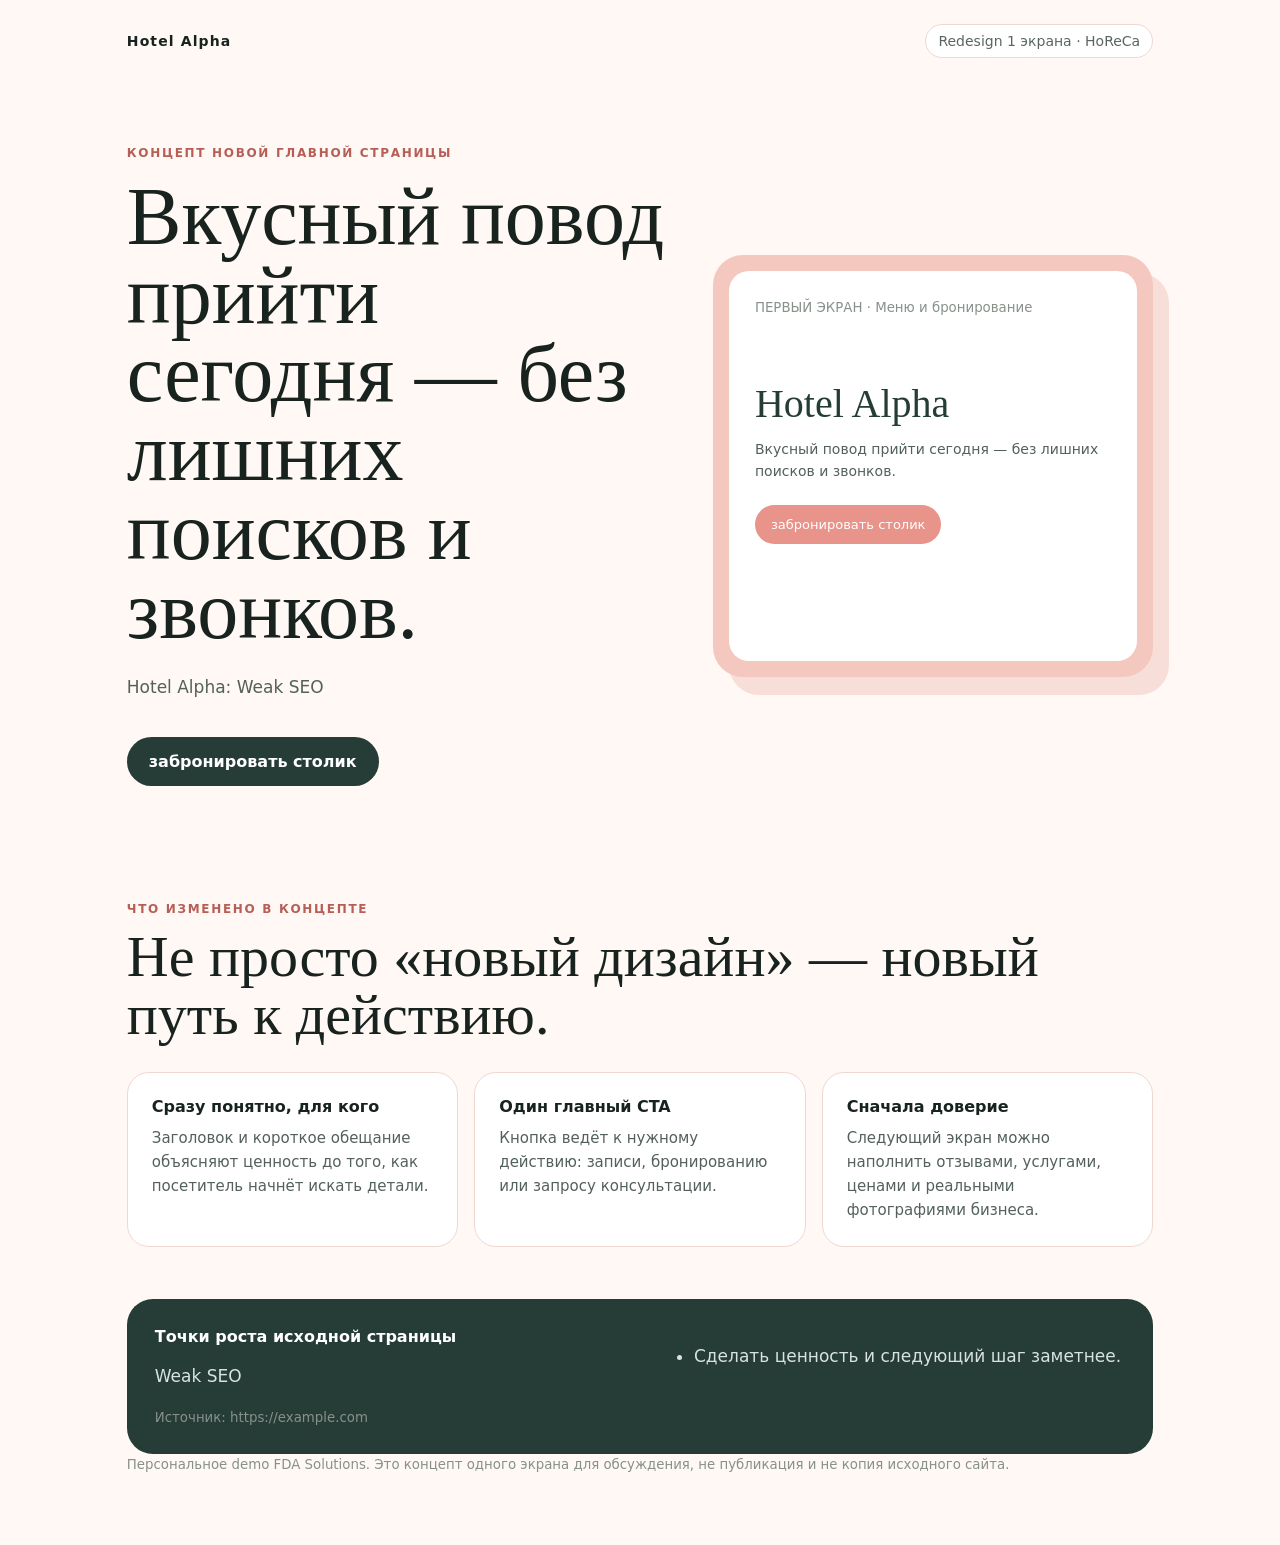
<file: auto-company/outbox/004b9b5fc7eb-demo.html>
<!doctype html>
<html lang="ru">
<head>
<meta charset="utf-8">
<meta name="viewport" content="width=device-width, initial-scale=1">
<title>Hotel Alpha — демо FDA Solutions</title>
<style>
:root { font-family: Inter, system-ui, sans-serif; color: #18231f; background: #fff8f4; }
* { box-sizing: border-box; }
body { margin: 0; }
main { max-width: 1180px; margin: auto; padding: 24px 6vw 72px; }
nav { display: flex; justify-content: space-between; align-items: center; color: #59665f; font-size: 14px; }
nav strong { color: #18231f; letter-spacing: .08em; }
.badge { padding: 8px 12px; border: 1px solid #efd8d0; border-radius: 999px; background: #fff; }
.hero { display: grid; grid-template-columns: 1.1fr .9fr; gap: 48px; padding: 88px 0 58px; align-items: center; }
.eyebrow { color: #b75f57; font-weight: 800; letter-spacing: .14em; text-transform: uppercase; font-size: 12px; }
h1 { font-family: Georgia, serif; font-size: clamp(44px, 7vw, 82px); line-height: .96; font-weight: 500; margin: 18px 0 24px; }
p, li { color: #53615a; line-height: 1.6; font-size: 17px; }
.cta { display: inline-block; margin-top: 18px; padding: 15px 22px; border-radius: 999px; background: #263c36; color: #fff; text-decoration: none; font-weight: 700; }
.mock { background: #f4c8bf; border-radius: 30px; padding: 16px; box-shadow: 16px 18px 0 #f8ded8; }
.mock-page { min-height: 390px; border-radius: 20px; background: #fff; padding: 26px; }
.mock-page h2 { font: 500 40px/1 Georgia, serif; margin: 68px 0 14px; color: #263c36; }
.mock-page p { font-size: 14px; margin: 0; }
.mock-button { display: inline-block; margin-top: 22px; padding: 12px 16px; border-radius: 999px; background: #e9948b; color: #fff; font-size: 13px; }
.section { padding: 58px 0 0; }
.section h2 { font: 500 clamp(32px, 5vw, 58px)/1 Georgia, serif; margin: 12px 0 28px; }
.cards { display: grid; grid-template-columns: repeat(3, 1fr); gap: 16px; }
.card { background: #fff; border: 1px solid #efd8d0; border-radius: 22px; padding: 24px; }
.card strong { display: block; margin-bottom: 10px; }
.card p { margin: 0; font-size: 15px; }
.audit { margin-top: 52px; background: #263c36; color: #fff; border-radius: 26px; padding: 28px; display: grid; grid-template-columns: 1fr 1fr; gap: 28px; }
.audit p, .audit li { color: #d8e3df; }
small { color: #879189; }
@media(max-width:800px) { .hero, .audit, .cards { grid-template-columns: 1fr; } .hero { padding-top: 58px; } }
</style>
</head>
<body><main>
<nav><strong>Hotel Alpha</strong><span class="badge">Redesign 1 экрана · HoReCa</span></nav>
<section class="hero">
<div><div class="eyebrow">Концепт новой главной страницы</div>
<h1>Вкусный повод прийти сегодня — без лишних поисков и звонков.</h1>
<p>Hotel Alpha: Weak SEO</p>
<a class="cta" href="#contact">забронировать столик</a></div>
<div class="mock"><div class="mock-page"><small>ПЕРВЫЙ ЭКРАН · Меню и бронирование</small><h2>Hotel Alpha</h2><p>Вкусный повод прийти сегодня — без лишних поисков и звонков.</p><span class="mock-button">забронировать столик</span></div></div>
</section>
<section class="section"><div class="eyebrow">Что изменено в концепте</div><h2>Не просто «новый дизайн» — новый путь к действию.</h2>
<div class="cards"><article class="card"><strong>Сразу понятно, для кого</strong><p>Заголовок и короткое обещание объясняют ценность до того, как посетитель начнёт искать детали.</p></article><article class="card"><strong>Один главный CTA</strong><p>Кнопка ведёт к нужному действию: записи, бронированию или запросу консультации.</p></article><article class="card"><strong>Сначала доверие</strong><p>Следующий экран можно наполнить отзывами, услугами, ценами и реальными фотографиями бизнеса.</p></article></div></section>
<section class="audit" id="contact"><div><strong>Точки роста исходной страницы</strong><p>Weak SEO</p><small>Источник: https://example.com</small></div>
<ul><li>Сделать ценность и следующий шаг заметнее.</li></ul>
</section>
<small>Персональное demo FDA Solutions. Это концепт одного экрана для обсуждения, не публикация и не копия исходного сайта.</small>
</main></body>
</html>
</file>
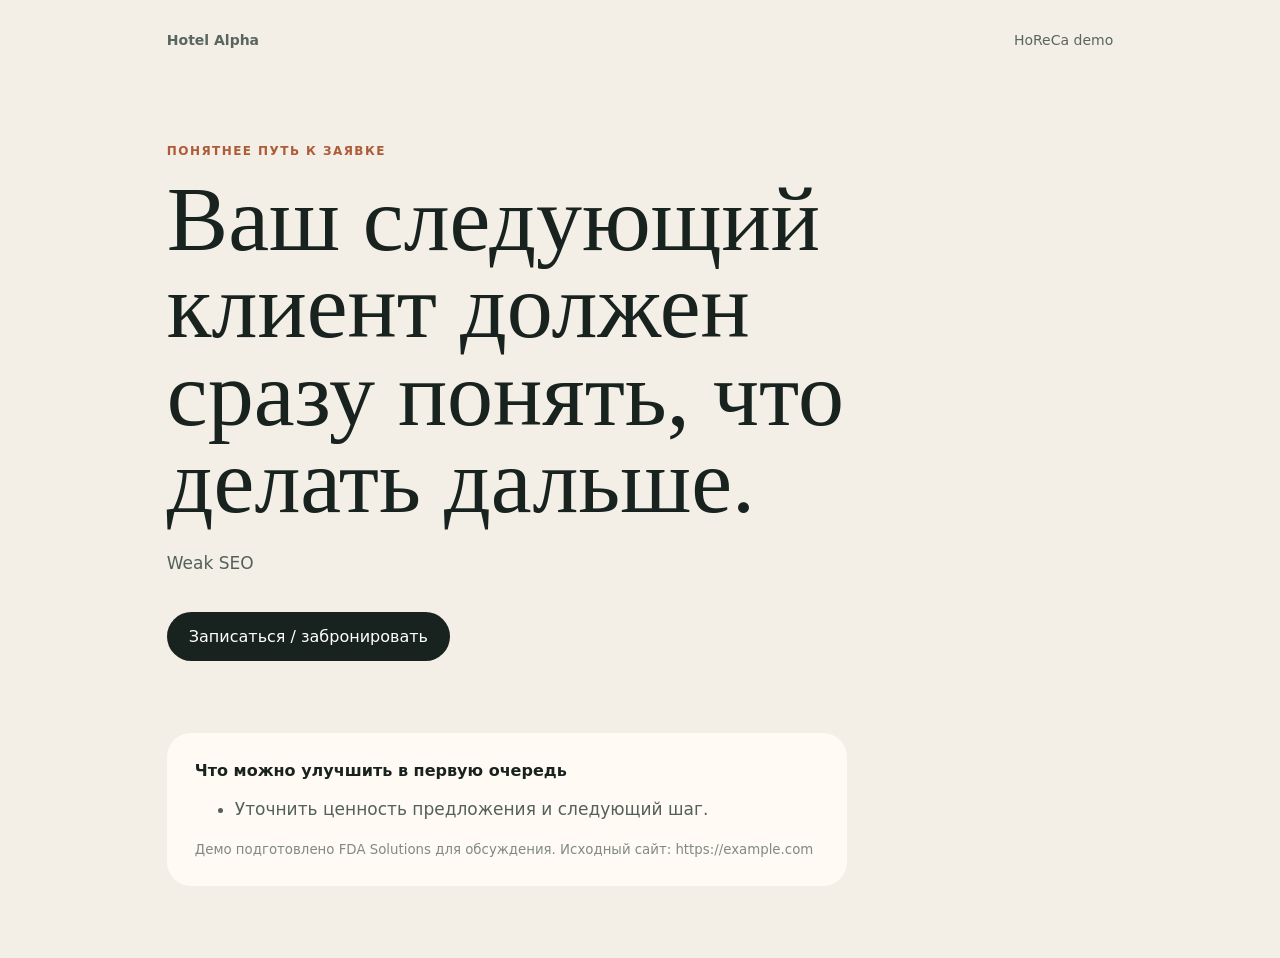
<file: auto-company/outbox/01a784cd1095-demo.html>
<!doctype html>
<html lang="ru">
<head>
<meta charset="utf-8">
<meta name="viewport" content="width=device-width, initial-scale=1">
<title>Hotel Alpha — демо FDA Solutions</title>
<style>
:root { font-family: Inter, system-ui, sans-serif; color: #18231f; background: #f3eee6; }
* { box-sizing: border-box; }
body { margin: 0; }
main { max-width: 1100px; margin: auto; padding: 32px 6vw 72px; }
nav { display: flex; justify-content: space-between; color: #59665f; font-size: 14px; }
.hero { padding: 96px 0 72px; max-width: 780px; }
.eyebrow { color: #ae5b38; font-weight: 700; letter-spacing: .12em; text-transform: uppercase; font-size: 12px; }
h1 { font-family: Georgia, serif; font-size: clamp(44px, 8vw, 92px); line-height: .95; font-weight: 500; margin: 18px 0 24px; }
p, li { color: #53615a; line-height: 1.6; font-size: 17px; }
.cta { display: inline-block; margin-top: 18px; padding: 15px 22px; border-radius: 999px; background: #18231f; color: #fff; text-decoration: none; }
.audit { background: #fffaf3; border-radius: 24px; padding: 28px; max-width: 680px; }
small { color: #7f8b84; }
</style>
</head>
<body><main>
<nav><strong>Hotel Alpha</strong><span>HoReCa demo</span></nav>
<section class="hero">
<div class="eyebrow">Понятнее путь к заявке</div>
<h1>Ваш следующий клиент должен сразу понять, что делать дальше.</h1>
<p>Weak SEO</p>
<a class="cta" href="#contact">Записаться / забронировать</a>
</section>
<section class="audit">
<strong>Что можно улучшить в первую очередь</strong>
<ul><li>Уточнить ценность предложения и следующий шаг.</li></ul>
<small>Демо подготовлено FDA Solutions для обсуждения. Исходный сайт: https://example.com</small>
</section>
</main></body>
</html>
</file>
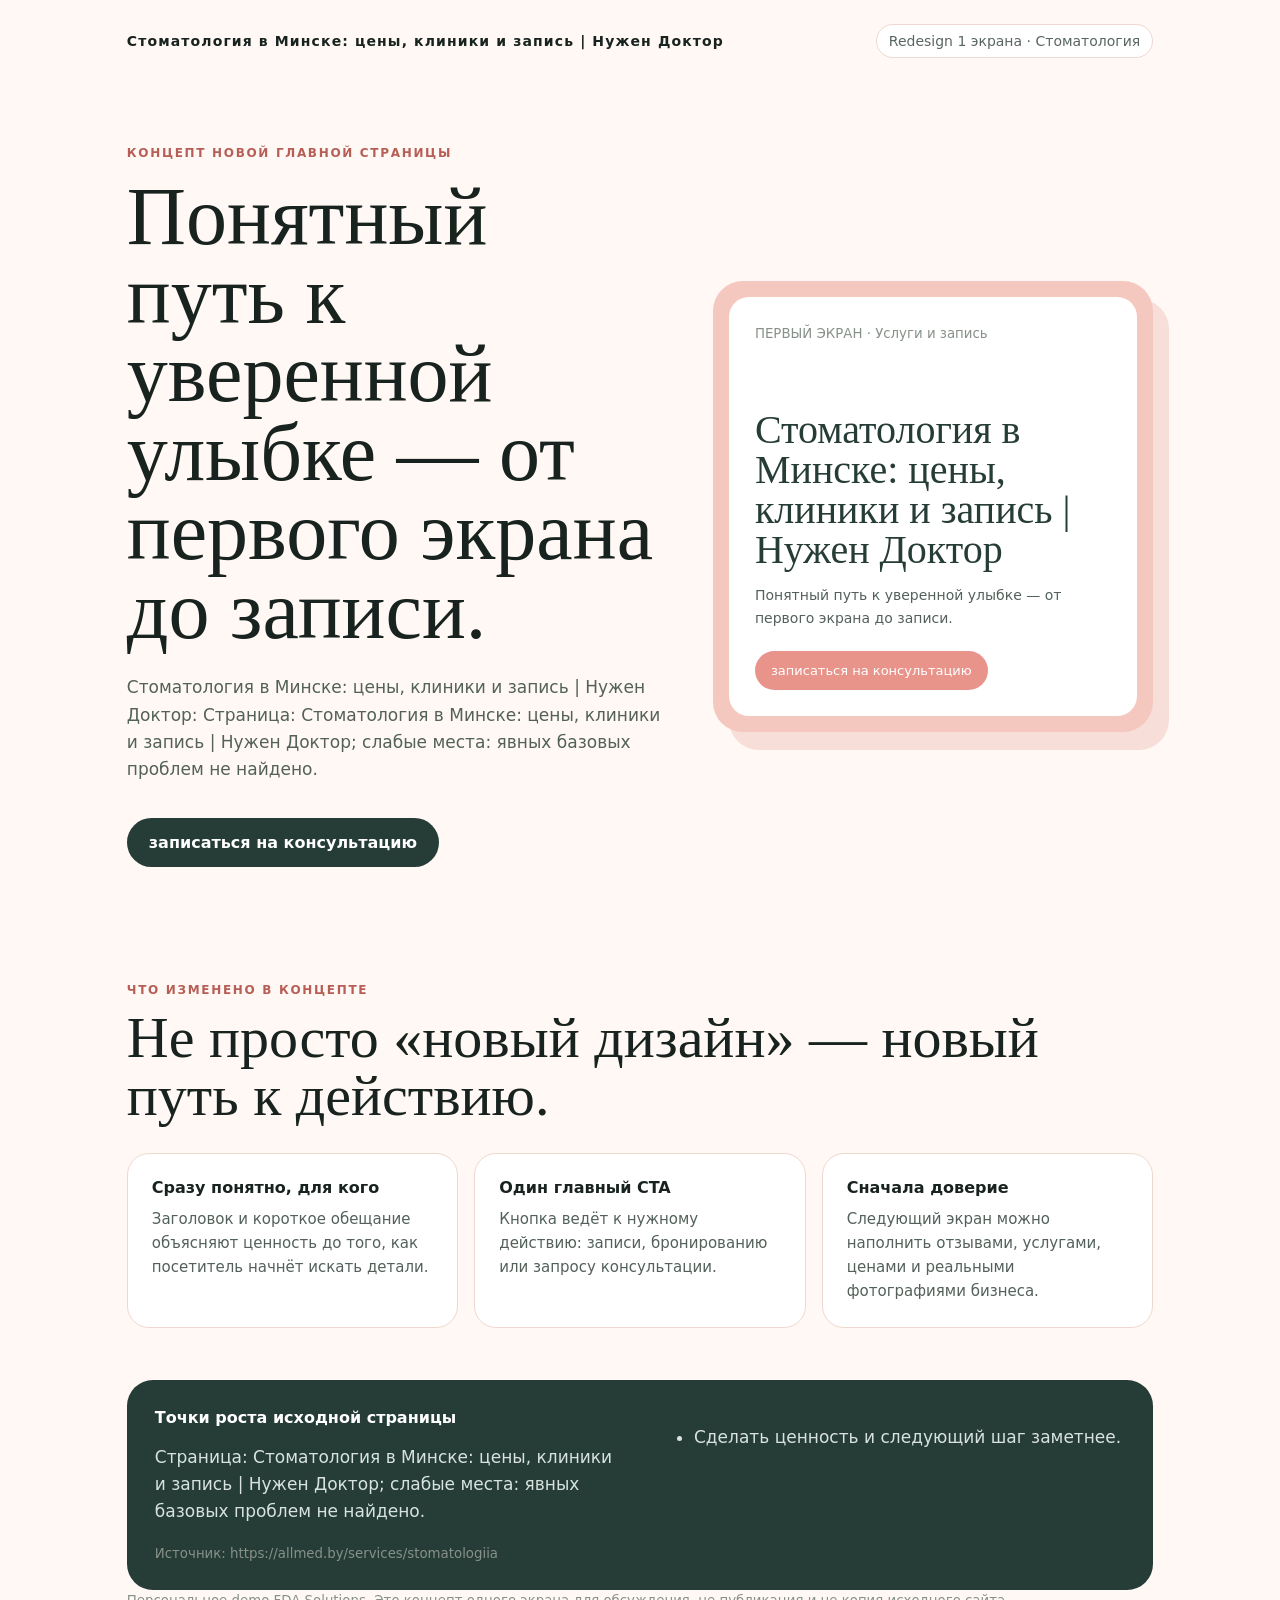
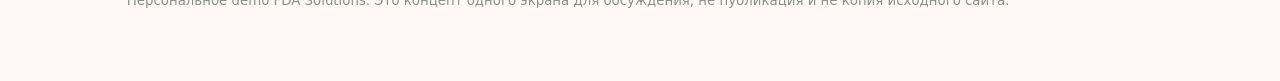
<file: auto-company/outbox/0b43afdef9b2-demo.html>
<!doctype html>
<html lang="ru">
<head>
<meta charset="utf-8">
<meta name="viewport" content="width=device-width, initial-scale=1">
<title>Стоматология в Минске: цены, клиники и запись | Нужен Доктор — демо FDA Solutions</title>
<style>
:root { font-family: Inter, system-ui, sans-serif; color: #18231f; background: #fff8f4; }
* { box-sizing: border-box; }
body { margin: 0; }
main { max-width: 1180px; margin: auto; padding: 24px 6vw 72px; }
nav { display: flex; justify-content: space-between; align-items: center; color: #59665f; font-size: 14px; }
nav strong { color: #18231f; letter-spacing: .08em; }
.badge { padding: 8px 12px; border: 1px solid #efd8d0; border-radius: 999px; background: #fff; }
.hero { display: grid; grid-template-columns: 1.1fr .9fr; gap: 48px; padding: 88px 0 58px; align-items: center; }
.eyebrow { color: #b75f57; font-weight: 800; letter-spacing: .14em; text-transform: uppercase; font-size: 12px; }
h1 { font-family: Georgia, serif; font-size: clamp(44px, 7vw, 82px); line-height: .96; font-weight: 500; margin: 18px 0 24px; }
p, li { color: #53615a; line-height: 1.6; font-size: 17px; }
.cta { display: inline-block; margin-top: 18px; padding: 15px 22px; border-radius: 999px; background: #263c36; color: #fff; text-decoration: none; font-weight: 700; }
.mock { background: #f4c8bf; border-radius: 30px; padding: 16px; box-shadow: 16px 18px 0 #f8ded8; }
.mock-page { min-height: 390px; border-radius: 20px; background: #fff; padding: 26px; }
.mock-page h2 { font: 500 40px/1 Georgia, serif; margin: 68px 0 14px; color: #263c36; }
.mock-page p { font-size: 14px; margin: 0; }
.mock-button { display: inline-block; margin-top: 22px; padding: 12px 16px; border-radius: 999px; background: #e9948b; color: #fff; font-size: 13px; }
.section { padding: 58px 0 0; }
.section h2 { font: 500 clamp(32px, 5vw, 58px)/1 Georgia, serif; margin: 12px 0 28px; }
.cards { display: grid; grid-template-columns: repeat(3, 1fr); gap: 16px; }
.card { background: #fff; border: 1px solid #efd8d0; border-radius: 22px; padding: 24px; }
.card strong { display: block; margin-bottom: 10px; }
.card p { margin: 0; font-size: 15px; }
.audit { margin-top: 52px; background: #263c36; color: #fff; border-radius: 26px; padding: 28px; display: grid; grid-template-columns: 1fr 1fr; gap: 28px; }
.audit p, .audit li { color: #d8e3df; }
small { color: #879189; }
@media(max-width:800px) { .hero, .audit, .cards { grid-template-columns: 1fr; } .hero { padding-top: 58px; } }
</style>
</head>
<body><main>
<nav><strong>Стоматология в Минске: цены, клиники и запись | Нужен Доктор</strong><span class="badge">Redesign 1 экрана · Стоматология</span></nav>
<section class="hero">
<div><div class="eyebrow">Концепт новой главной страницы</div>
<h1>Понятный путь к уверенной улыбке — от первого экрана до записи.</h1>
<p>Стоматология в Минске: цены, клиники и запись | Нужен Доктор: Страница: Стоматология в Минске: цены, клиники и запись | Нужен Доктор; слабые места: явных базовых проблем не найдено.</p>
<a class="cta" href="#contact">записаться на консультацию</a></div>
<div class="mock"><div class="mock-page"><small>ПЕРВЫЙ ЭКРАН · Услуги и запись</small><h2>Стоматология в Минске: цены, клиники и запись | Нужен Доктор</h2><p>Понятный путь к уверенной улыбке — от первого экрана до записи.</p><span class="mock-button">записаться на консультацию</span></div></div>
</section>
<section class="section"><div class="eyebrow">Что изменено в концепте</div><h2>Не просто «новый дизайн» — новый путь к действию.</h2>
<div class="cards"><article class="card"><strong>Сразу понятно, для кого</strong><p>Заголовок и короткое обещание объясняют ценность до того, как посетитель начнёт искать детали.</p></article><article class="card"><strong>Один главный CTA</strong><p>Кнопка ведёт к нужному действию: записи, бронированию или запросу консультации.</p></article><article class="card"><strong>Сначала доверие</strong><p>Следующий экран можно наполнить отзывами, услугами, ценами и реальными фотографиями бизнеса.</p></article></div></section>
<section class="audit" id="contact"><div><strong>Точки роста исходной страницы</strong><p>Страница: Стоматология в Минске: цены, клиники и запись | Нужен Доктор; слабые места: явных базовых проблем не найдено.</p><small>Источник: https://allmed.by/services/stomatologiia</small></div>
<ul><li>Сделать ценность и следующий шаг заметнее.</li></ul>
</section>
<small>Персональное demo FDA Solutions. Это концепт одного экрана для обсуждения, не публикация и не копия исходного сайта.</small>
</main></body>
</html>
</file>
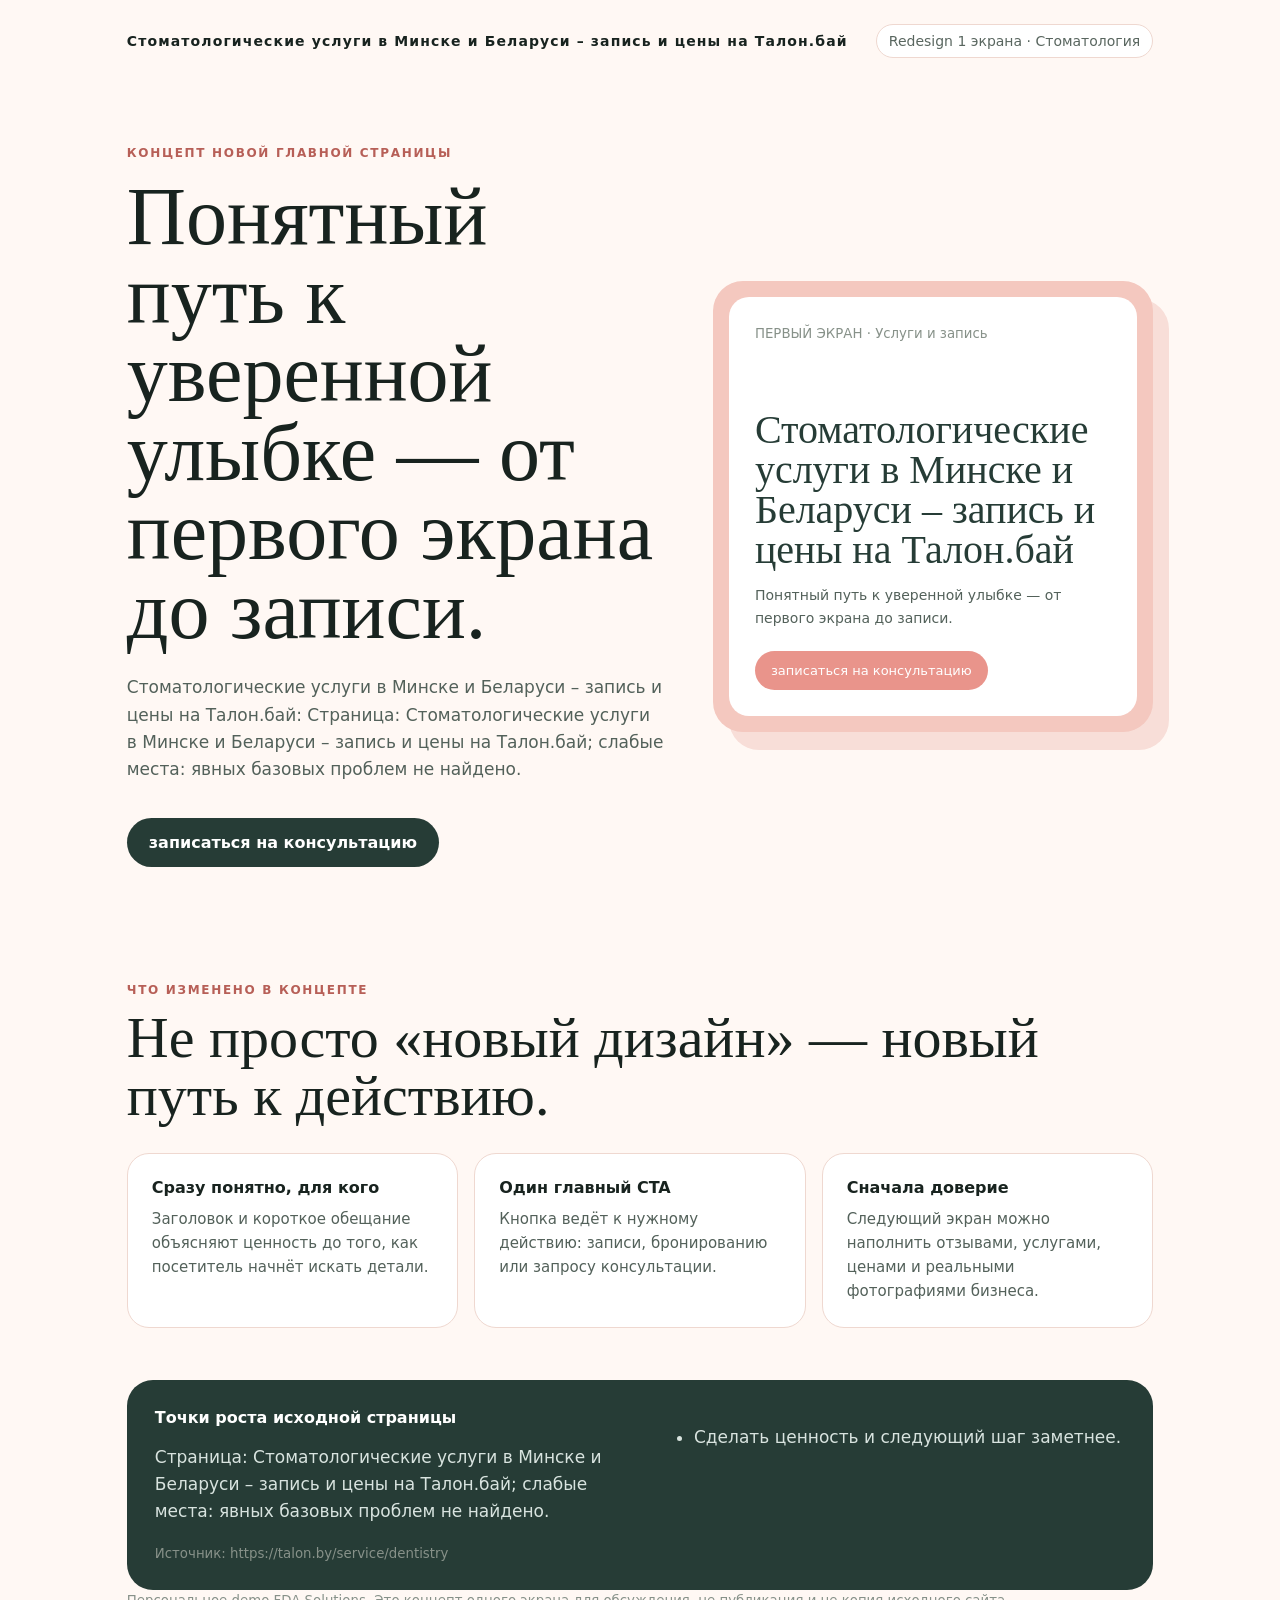
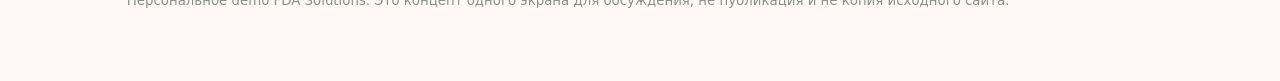
<file: auto-company/outbox/32f6b1d3b8ca-demo.html>
<!doctype html>
<html lang="ru">
<head>
<meta charset="utf-8">
<meta name="viewport" content="width=device-width, initial-scale=1">
<title>Стоматологические услуги в Минске и Беларуси – запись и цены на Талон.бай — демо FDA Solutions</title>
<style>
:root { font-family: Inter, system-ui, sans-serif; color: #18231f; background: #fff8f4; }
* { box-sizing: border-box; }
body { margin: 0; }
main { max-width: 1180px; margin: auto; padding: 24px 6vw 72px; }
nav { display: flex; justify-content: space-between; align-items: center; color: #59665f; font-size: 14px; }
nav strong { color: #18231f; letter-spacing: .08em; }
.badge { padding: 8px 12px; border: 1px solid #efd8d0; border-radius: 999px; background: #fff; }
.hero { display: grid; grid-template-columns: 1.1fr .9fr; gap: 48px; padding: 88px 0 58px; align-items: center; }
.eyebrow { color: #b75f57; font-weight: 800; letter-spacing: .14em; text-transform: uppercase; font-size: 12px; }
h1 { font-family: Georgia, serif; font-size: clamp(44px, 7vw, 82px); line-height: .96; font-weight: 500; margin: 18px 0 24px; }
p, li { color: #53615a; line-height: 1.6; font-size: 17px; }
.cta { display: inline-block; margin-top: 18px; padding: 15px 22px; border-radius: 999px; background: #263c36; color: #fff; text-decoration: none; font-weight: 700; }
.mock { background: #f4c8bf; border-radius: 30px; padding: 16px; box-shadow: 16px 18px 0 #f8ded8; }
.mock-page { min-height: 390px; border-radius: 20px; background: #fff; padding: 26px; }
.mock-page h2 { font: 500 40px/1 Georgia, serif; margin: 68px 0 14px; color: #263c36; }
.mock-page p { font-size: 14px; margin: 0; }
.mock-button { display: inline-block; margin-top: 22px; padding: 12px 16px; border-radius: 999px; background: #e9948b; color: #fff; font-size: 13px; }
.section { padding: 58px 0 0; }
.section h2 { font: 500 clamp(32px, 5vw, 58px)/1 Georgia, serif; margin: 12px 0 28px; }
.cards { display: grid; grid-template-columns: repeat(3, 1fr); gap: 16px; }
.card { background: #fff; border: 1px solid #efd8d0; border-radius: 22px; padding: 24px; }
.card strong { display: block; margin-bottom: 10px; }
.card p { margin: 0; font-size: 15px; }
.audit { margin-top: 52px; background: #263c36; color: #fff; border-radius: 26px; padding: 28px; display: grid; grid-template-columns: 1fr 1fr; gap: 28px; }
.audit p, .audit li { color: #d8e3df; }
small { color: #879189; }
@media(max-width:800px) { .hero, .audit, .cards { grid-template-columns: 1fr; } .hero { padding-top: 58px; } }
</style>
</head>
<body><main>
<nav><strong>Стоматологические услуги в Минске и Беларуси – запись и цены на Талон.бай</strong><span class="badge">Redesign 1 экрана · Стоматология</span></nav>
<section class="hero">
<div><div class="eyebrow">Концепт новой главной страницы</div>
<h1>Понятный путь к уверенной улыбке — от первого экрана до записи.</h1>
<p>Стоматологические услуги в Минске и Беларуси – запись и цены на Талон.бай: Страница: Стоматологические услуги в Минске и Беларуси – запись и цены на Талон.бай; слабые места: явных базовых проблем не найдено.</p>
<a class="cta" href="#contact">записаться на консультацию</a></div>
<div class="mock"><div class="mock-page"><small>ПЕРВЫЙ ЭКРАН · Услуги и запись</small><h2>Стоматологические услуги в Минске и Беларуси – запись и цены на Талон.бай</h2><p>Понятный путь к уверенной улыбке — от первого экрана до записи.</p><span class="mock-button">записаться на консультацию</span></div></div>
</section>
<section class="section"><div class="eyebrow">Что изменено в концепте</div><h2>Не просто «новый дизайн» — новый путь к действию.</h2>
<div class="cards"><article class="card"><strong>Сразу понятно, для кого</strong><p>Заголовок и короткое обещание объясняют ценность до того, как посетитель начнёт искать детали.</p></article><article class="card"><strong>Один главный CTA</strong><p>Кнопка ведёт к нужному действию: записи, бронированию или запросу консультации.</p></article><article class="card"><strong>Сначала доверие</strong><p>Следующий экран можно наполнить отзывами, услугами, ценами и реальными фотографиями бизнеса.</p></article></div></section>
<section class="audit" id="contact"><div><strong>Точки роста исходной страницы</strong><p>Страница: Стоматологические услуги в Минске и Беларуси – запись и цены на Талон.бай; слабые места: явных базовых проблем не найдено.</p><small>Источник: https://talon.by/service/dentistry</small></div>
<ul><li>Сделать ценность и следующий шаг заметнее.</li></ul>
</section>
<small>Персональное demo FDA Solutions. Это концепт одного экрана для обсуждения, не публикация и не копия исходного сайта.</small>
</main></body>
</html>
</file>
